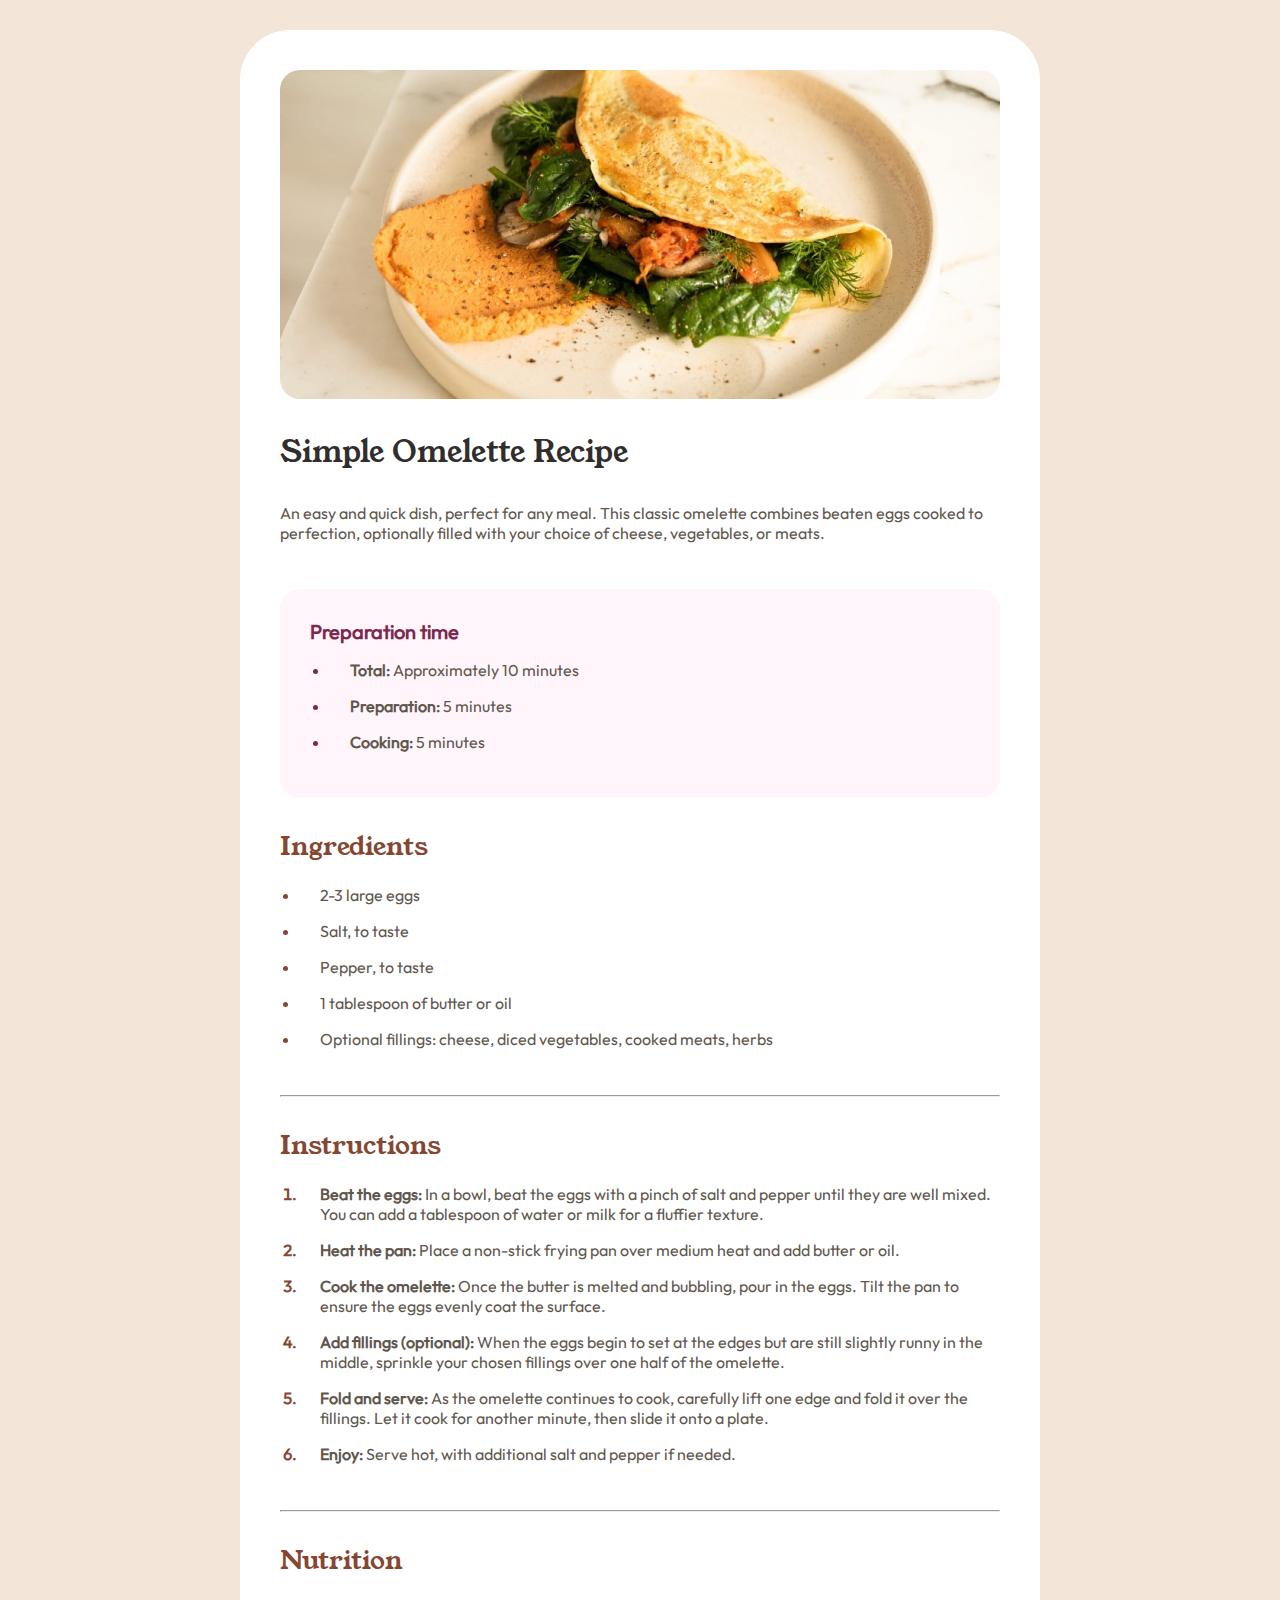
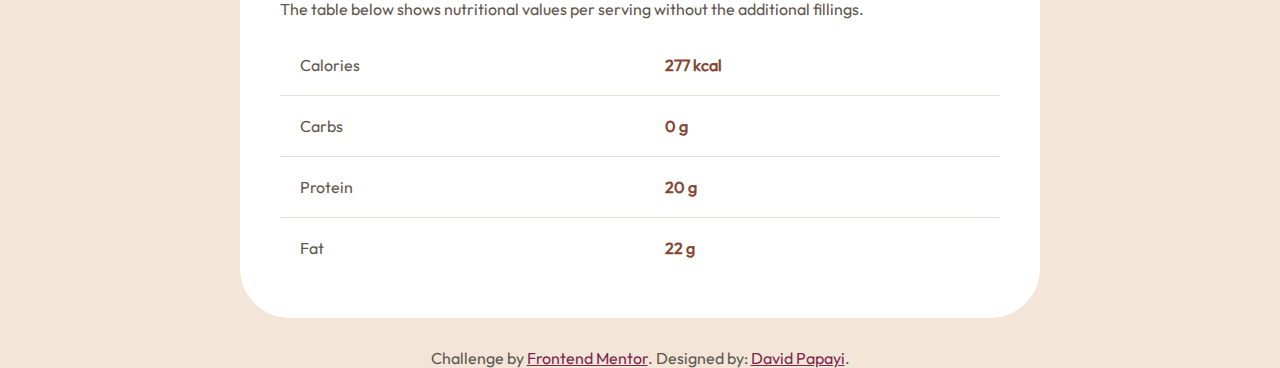
<file: index.html>
<!DOCTYPE html>
<html lang="en">
<head>
  <meta charset="UTF-8">
  <meta name="viewport" content="width=device-width, initial-scale=1.0">

  <link rel="icon" type="image/png" sizes="32x32" href="./assets/images/favicon-32x32.png">
  <title>Frontend Mentor | Recipe page</title>
  <link rel="stylesheet" href="style.css">
</head>
<body>

  <div class="container">
    <header class="header">
      <img src="./assets/images/image-omelette.jpeg" alt="omelette">
      <h1>Simple Omelette Recipe</h1>
      <p>An easy and quick dish, perfect for any meal. This classic omelette combines beaten eggs cooked 
        to perfection, optionally filled with your choice of cheese, vegetables, or meats.
      </p>
    </header>
    <section class="prep-info-box">
      <h3>Preparation time</h3>
      <ul>
        <li><strong>Total:</strong> Approximately 10 minutes</li>
        <li><strong>Preparation:</strong> 5 minutes</li>
        <li><strong>Cooking:</strong> 5 minutes</li>
      </ul>
    </section>
    <section class="ingredients">
      <h2>Ingredients</h2>
      <ul class="ingredients-list">
        <li>2-3 large eggs</li>
        <li>Salt, to taste</li>
        <li>Pepper, to taste</li>
        <li>1 tablespoon of butter or oil</li>
        <li>Optional fillings: cheese, diced vegetables, cooked meats, herbs</li>
      </ul>
    </section>
    <hr>
    <section class="instructions">
      <h2>Instructions</h2>
      <ol class="instructions-list">
        <li><strong>Beat the eggs:</strong> In a bowl, beat the eggs with a pinch of salt and pepper until they are well mixed. 
          You can add a tablespoon of water or milk for a fluffier texture.
        </li>
        <li>
          <strong>Heat the pan:</strong> Place a non-stick frying pan over medium heat and add butter or oil.
        </li>
        <li><strong>Cook the omelette:</strong> Once the butter is melted and bubbling, pour in the eggs. Tilt the pan to ensure 
          the eggs evenly coat the surface.
        </li>
        <li><strong>Add fillings (optional):</strong> When the eggs begin to set at the edges but are still slightly runny in the 
          middle, sprinkle your chosen fillings over one half of the omelette.
        </li>
        <li><strong>Fold and serve:</strong> As the omelette continues to cook, carefully lift one edge and fold it over the 
          fillings. Let it cook for another minute, then slide it onto a plate.
        </li>
        <li>
          <strong>Enjoy:</strong> Serve hot, with additional salt and pepper if needed.
        </li>
      </ol>
    </section>
    <hr>
    <section class="nutrition">
      <h2>Nutrition</h2>
      <p>The table below shows nutritional values per serving without the additional fillings.</p>
      <table class="nutrition-table">
        <tr><th>Calories</th><td>277 kcal</td></tr>
        <tr><th>Carbs</th><td>0 g</td></tr>
        <tr><th>Protein</th><td>20 g</td></tr>
        <tr><th>Fat</th><td>22 g</td></tr>
      </table>
    </section>
  </div>  
  <div class="attribution">
    Challenge by <a href="https://www.frontendmentor.io?ref=challenge" target="_blank">Frontend Mentor</a>. 
    Designed by: <a href="https://github.com/dprudin/qr-code-component-main.git">David Papayi</a>.
  </div>
</body>
</html>
</file>
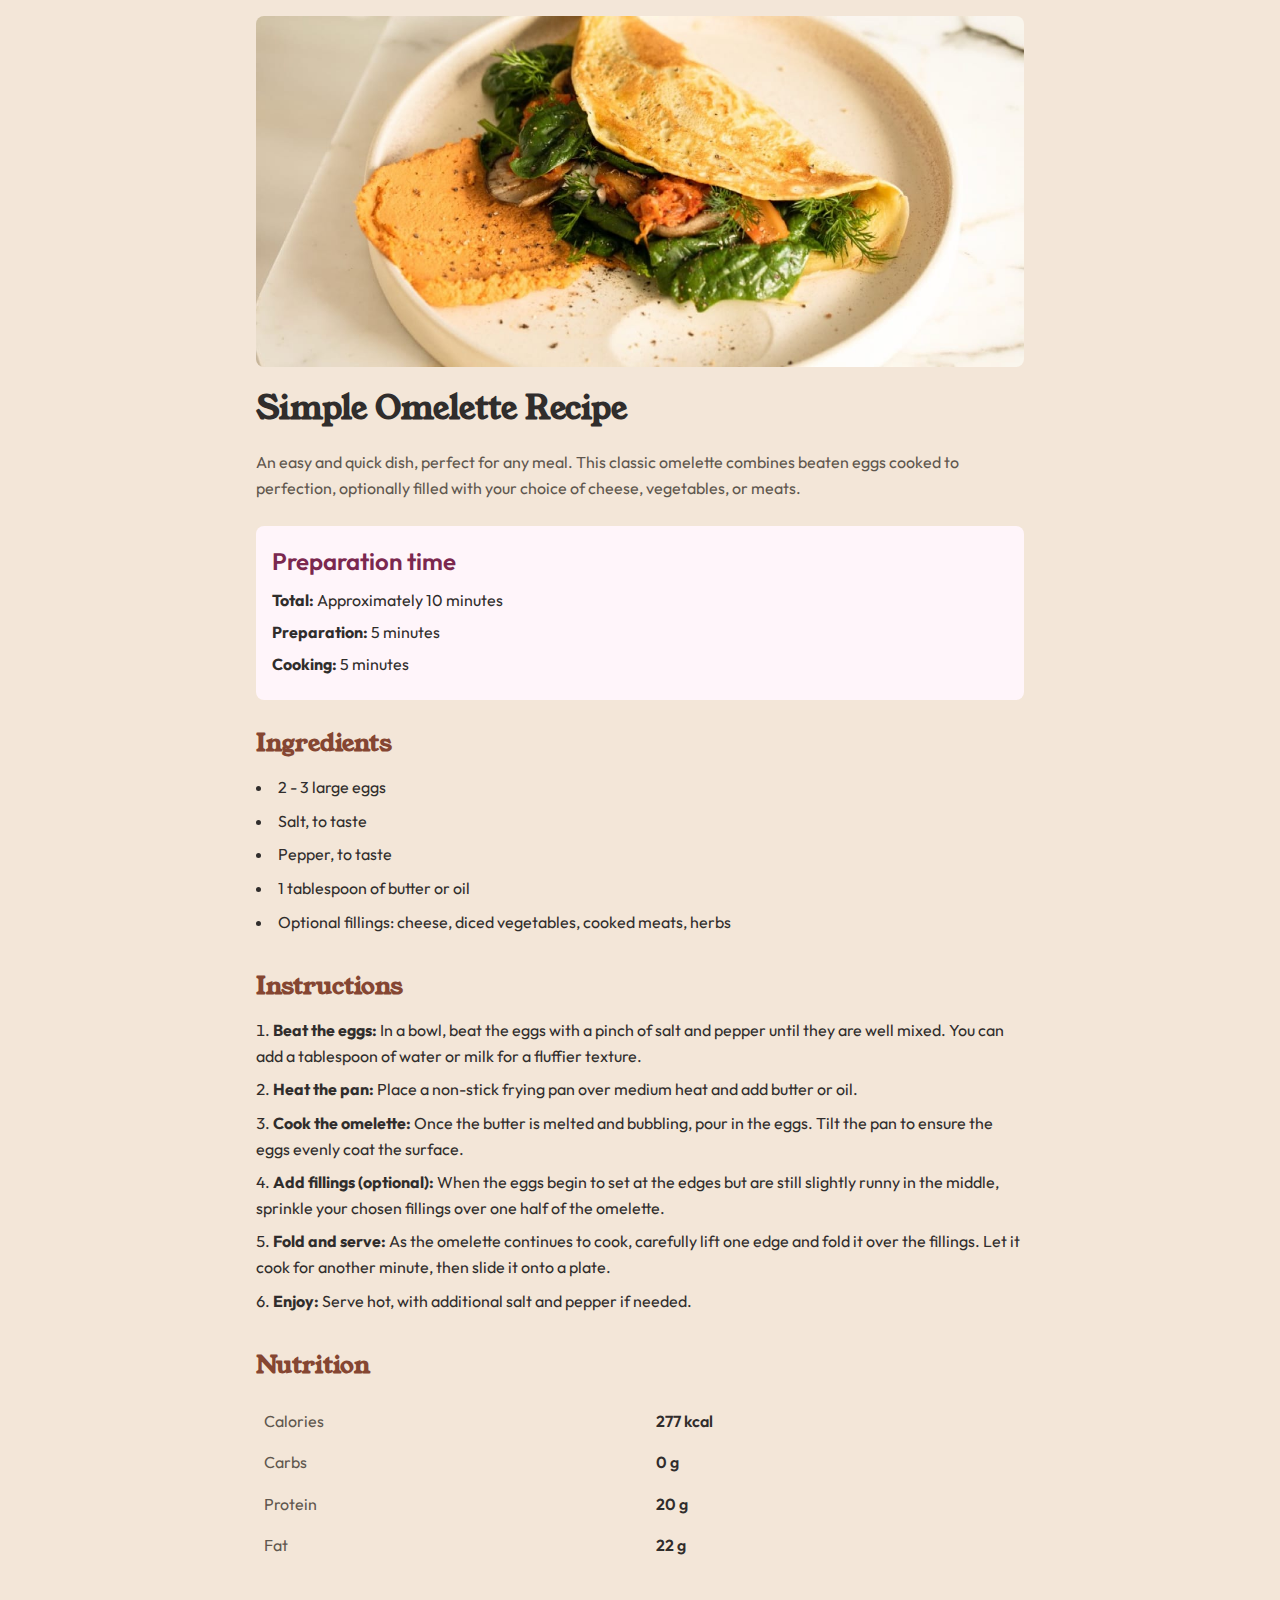
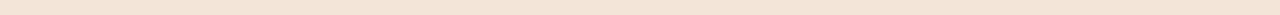
<file: home.html>
<!DOCTYPE html>
<html lang="en">
<head>
  <meta charset="UTF-8">
  <meta name="viewport" content="width=device-width, initial-scale=1.0" />
  <title>Simple Omelette Recipe</title>
  <!-- Offline fonts: Young Serif (400), Outfit (400,600,700) -->
  <style>
    @import url("https://fonts.googleapis.com/css2?family=Outfit:wght@400;600;700&family=Young+Serif:wght@400&display=swap");

    :root {
      /* Colors */
      --white: hsl(0, 0%, 100%);
      --stone-100: hsl(30, 54%, 90%);
      --stone-150: hsl(30, 18%, 87%);
      --stone-600: hsl(30, 10%, 34%);
      --stone-900: hsl(24, 5%, 18%);
      --brown-800: hsl(14, 45%, 36%);
      --rose-800: hsl(332, 51%, 32%);
      --rose-50: hsl(330, 100%, 98%);

      /* Typography */
      --font-heading: 'Young Serif', serif;
      --font-body: 'Outfit', sans-serif;
    }

    * {
      box-sizing: border-box;
      margin: 0;
      padding: 0;
    }
    body {
      font-family: var(--font-body);
      background-color: var(--stone-100);
      color: var(--stone-900);
      line-height: 1.6;
    }
    .container {
      max-width: 800px;
      margin: 0 auto;
      padding: 1rem;
    }
    header img {
      width: 100%;
      height: auto;
      display: block;
      border-radius: 8px;
    }
    h1 {
      font-family: var(--font-heading);
      font-size: 2rem;
      margin: 1rem 0;
      color: var(--stone-900);
    }
    .subtitle {
      font-size: 1rem;
      color: var(--stone-600);
    }
    .card {
      background-color: var(--rose-50);
      padding: 1rem;
      border-radius: 8px;
      margin: 1.5rem 0;
    }
    .card h2 {
      font-family: var(--font-body);
      font-weight: 600;
      color: var(--rose-800);
      margin-bottom: 0.5rem;
    }
    .card ul {
      list-style: none;
      padding-left: 0;
    }
    .card li {
      margin: 0.4rem 0;
      color: var(--stone-900);
    }
    section {
      margin-bottom: 2rem;
    }
    section h2 {
      font-family: var(--font-heading);
      font-size: 1.5rem;
      color: var(--brown-800);
      margin-bottom: 0.8rem;
    }
    ul {
      list-style: disc inside;
    }
    ol {
      list-style: decimal inside;
    }
    li {
      margin-bottom: 0.5rem;
    }
    .nutrition-table {
      width: 100%;
      border-collapse: collapse;
      margin-top: 1rem;
    }
    .nutrition-table th,
    .nutrition-table td {
      text-align: left;
      padding: 0.5rem;
    }
    .nutrition-table th {
      color: var(--stone-600);
      font-weight: 400;
    }
    .nutrition-table td {
      font-weight: 600;
      color: var(--stone-900);
    }
    @media (max-width: 600px) {
      h1 { font-size: 1.5rem; }
      .card h2 { font-size: 1.1rem; }
    }
  </style>
</head>
<body>
  <div class="container">
    <header>
      <img src="./assets/images/image-omelette.jpeg" alt="Omelette" />
    </header>

    <h1>Simple Omelette Recipe</h1>
    <p class="subtitle">An easy and quick dish, perfect for any meal. This classic omelette combines beaten eggs cooked to perfection, optionally filled with your choice of cheese, vegetables, or meats.</p>

    <div class="card">
      <h2>Preparation time</h2>
      <ul>
        <li><strong>Total:</strong> Approximately 10 minutes</li>
        <li><strong>Preparation:</strong> 5 minutes</li>
        <li><strong>Cooking:</strong> 5 minutes</li>
      </ul>
    </div>

    <section>
      <h2>Ingredients</h2>
      <ul>
        <li>2 - 3 large eggs</li>
        <li>Salt, to taste</li>
        <li>Pepper, to taste</li>
        <li>1 tablespoon of butter or oil</li>
        <li>Optional fillings: cheese, diced vegetables, cooked meats, herbs</li>
      </ul>
    </section>

    <section>
      <h2>Instructions</h2>
      <ol>
        <li><strong>Beat the eggs:</strong> In a bowl, beat the eggs with a pinch of salt and pepper until they are well mixed. You can add a tablespoon of water or milk for a fluffier texture.</li>
        <li><strong>Heat the pan:</strong> Place a non-stick frying pan over medium heat and add butter or oil.</li>
        <li><strong>Cook the omelette:</strong> Once the butter is melted and bubbling, pour in the eggs. Tilt the pan to ensure the eggs evenly coat the surface.</li>
        <li><strong>Add fillings (optional):</strong> When the eggs begin to set at the edges but are still slightly runny in the middle, sprinkle your chosen fillings over one half of the omelette.</li>
        <li><strong>Fold and serve:</strong> As the omelette continues to cook, carefully lift one edge and fold it over the fillings. Let it cook for another minute, then slide it onto a plate.</li>
        <li><strong>Enjoy:</strong> Serve hot, with additional salt and pepper if needed.</li>
      </ol>
    </section>

    <section>
      <h2>Nutrition</h2>
      <table class="nutrition-table">
        <tr><th>Calories</th><td>277 kcal</td></tr>
        <tr><th>Carbs</th><td>0 g</td></tr>
        <tr><th>Protein</th><td>20 g</td></tr>
        <tr><th>Fat</th><td>22 g</td></tr>
      </table>
    </section>
  </div>
</body>
</html>
</file>
<file: style.css>
@font-face {
    font-family: 'Outfit';
    src: url(./assets/fonts/outfit/Outfit-VariableFont_wght.ttf);
    font-weight: normal;
    font-style: normal;
}

@font-face {
    font-family: 'Young-Serif';
    src: url(./assets/fonts/young-serif/YoungSerif-Regular.ttf);
    font-weight: normal;
    font-style: normal;
}

:root {
    /* FONT SIZE */
    --text-h1-normal: 3rem;
    --text-h2-normal: 2.6rem;
    --text-h3-normal: 2rem;
    --text-paragraph-normal: 1.6rem;

    /* FONT FAMILY */
    --primary-font-family: 'Young-Serif', serif;
    --secondary-font-family: 'Outfit', sans-serif;

    /* FONT WEIGHT */
    --font-weight-ys: 400;
    --font-weight-o-normal: 400;
    --font-weight-o-medium: 600;
    --font-weight-o-bold: 700;

    /* LINE HEIGHTS */
    --line-height-tight: 1.1;
    --line-height-normal: 1.4;

    /* COLORS */
    --white: hsl(0, 0%, 100%);

    --stone-100: hsl(30, 54%, 90%);
    --stone-150: hsl(30, 18%, 87%);
    --stone-600: hsl(30, 10%, 34%);
    --stone-900: hsl(24, 5%, 18%);

    --brown-800: hsl(14, 45%, 36%);

    --rose-800: hsl(332, 51%, 32%);
    --rose-50: hsl(330, 100%, 98%);
}

* {
    box-sizing: border-box;
    margin: 0;
    padding: 0;
}

html {
    font-size: 62.5%; 
    /* 10px / 16px = 62.5% */
    /* 1rem = 10px */
}

body {
    background-color: var(--stone-100);
    display: flex;
    flex-direction: column;
    align-items: center;
}

.container {
    padding: 4rem;
    border-radius: 5rem;
    background-color: var(--white);
    max-width: 800px;
    margin: 3rem;
    height: auto;
    display: flex;
    flex-direction: column;
    justify-content: center;
    gap: 3rem;
}

p, li, th, td, h3 {
    font-family: var(--secondary-font-family);
    font-size: var(--text-paragraph-normal);
    color: var(--stone-600);
    margin-bottom: 1.6rem;
}

h1, h2 {
    font-family: var(--primary-font-family);
    font-weight: var(--font-weight-ys);
}

h1 {
    font-size: var(--text-h1-normal);
    margin: 3rem 0;
    color: var(--stone-900);
}

h2 {
    color: var(--brown-800);
    font-size: var(--text-h2-normal);
    margin-bottom: 2rem;
}

h3 {
    font-weight: var(--font-weight-o-medium);
    font-size: var(--text-h3-normal);
    color: var(--rose-800);
}

img {
    width: 100%;
    border-radius: 2rem;
}

.prep-info-box {
    width: 100%;
    padding: 3rem;
    background-color: var(--rose-50);
    border-radius: 2rem;
}

ul, ol {
    padding-left: 2rem;
}

ul li::marker {
    color: var(--brown-800);
}

ol li::marker {
    color: var(--brown-800);
    font-weight: var(--font-weight-o-medium);
}

.prep-info-box > ul li::marker {
    color: var(--rose-800);
}

li {
    padding-left: 2rem;
}

hr {
    width: 100%;
}

/* .ingredients, .instructions, .nutrition {
    display: flex;
    flex-direction: column;
} */

.nutrition-table {
      border-collapse: collapse;
      margin-top: 1rem;
}

.nutrition-table th,
.nutrition-table td {
    text-align: left;
    padding: 2rem;
}

.nutrition-table th {
    color: var(--stone-600);
    font-weight: var(--font-weight-o-normal);
}

.nutrition-table td {
    font-weight: var(--font-weight-o-bold);
    color: var(--brown-800);
}

table {
  border-collapse: collapse;
  width: 100%;
}

table tr:not(:last-child) {
  border-bottom: 1px solid var(--stone-150);
}

.attribution {
    font-family: var(--secondary-font-family);
    font-size: var(--text-paragraph-normal);
    color: var(--stone-600);
    max-width: 50%;
}

.attribution > a:any-link {
    color: var(--rose-800);
    text-align: center;
}

@media(max-width: 30rem) {
    .container {
        width: 100vw;
        border-radius: 0rem;
        padding: 3rem;
        margin: 0 3rem 3rem 3rem;
        position: relative;
    }

    img {
        border-radius: 0rem;
        position: absolute;
        top: 0;
        left: 0;
        width: 100%;
        height: auto;
    }

    h1 {
        margin-top: 48vw;
    }
}
</file>
